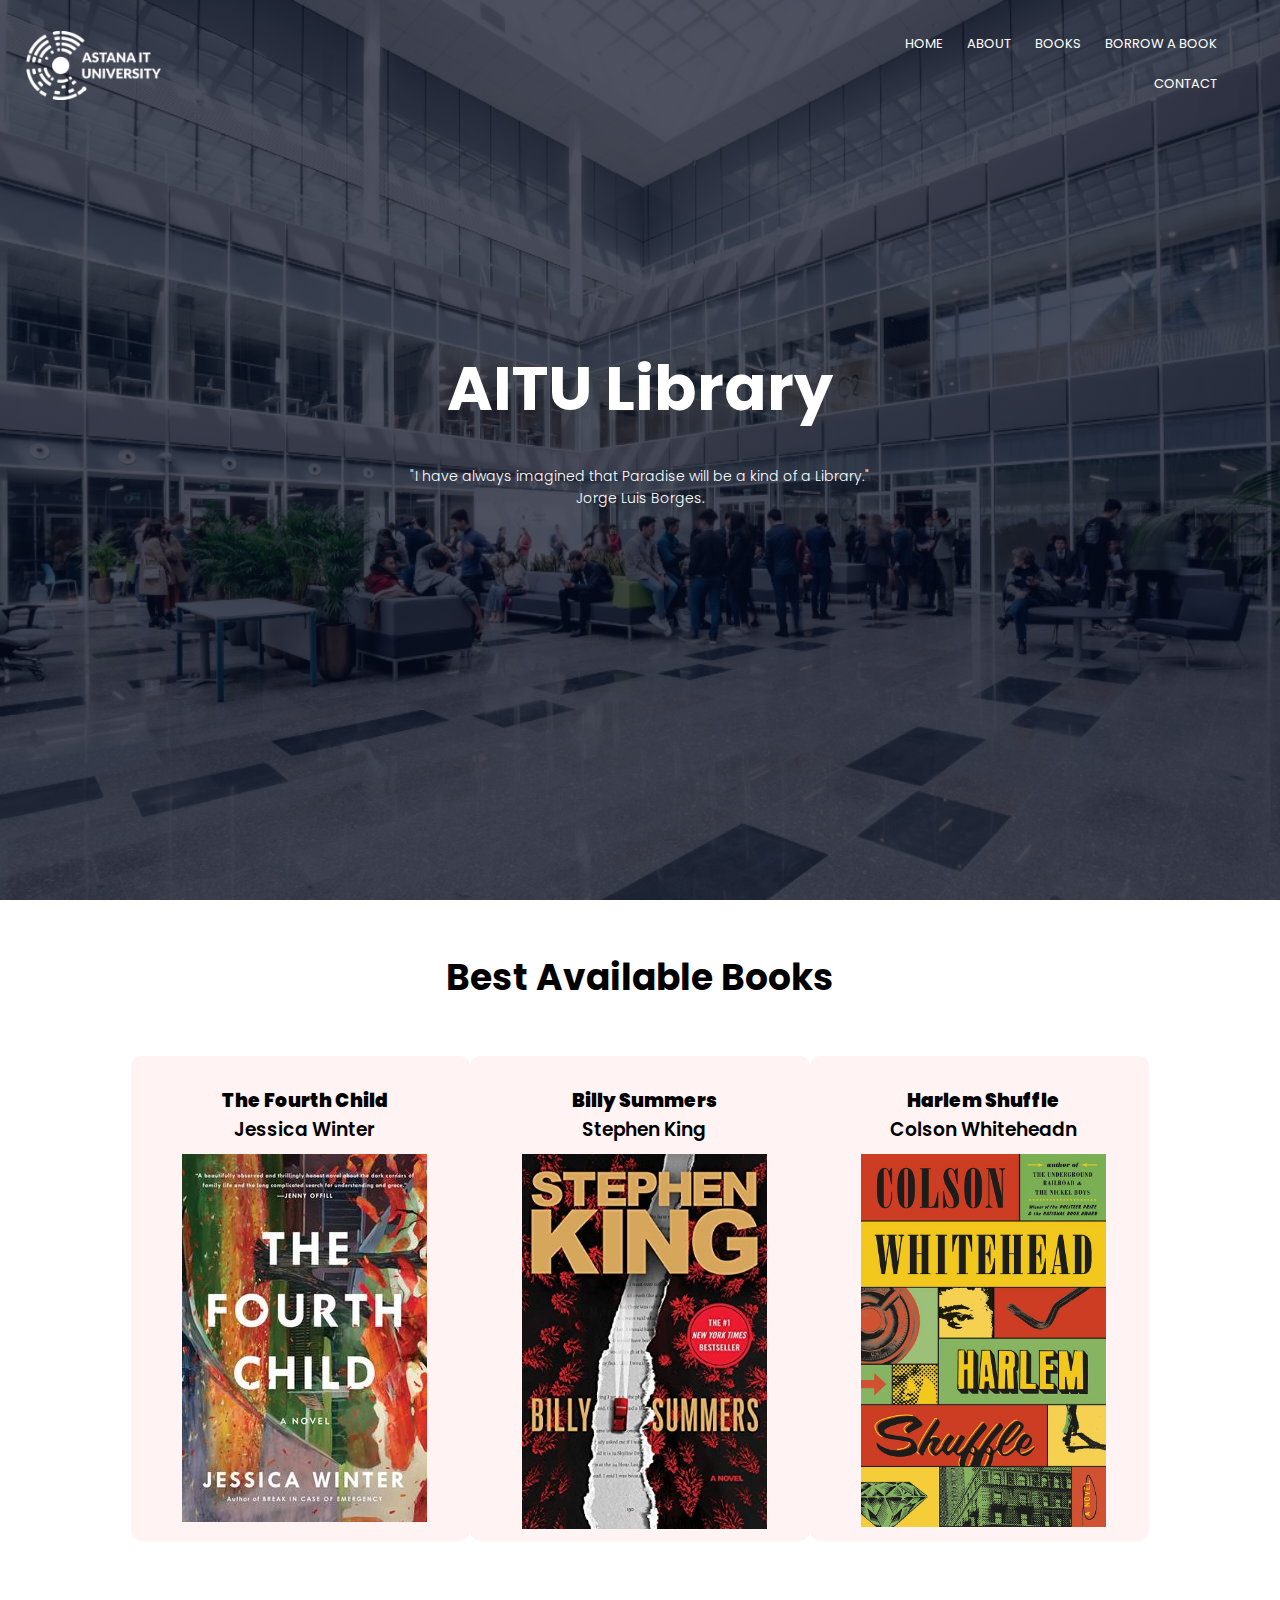
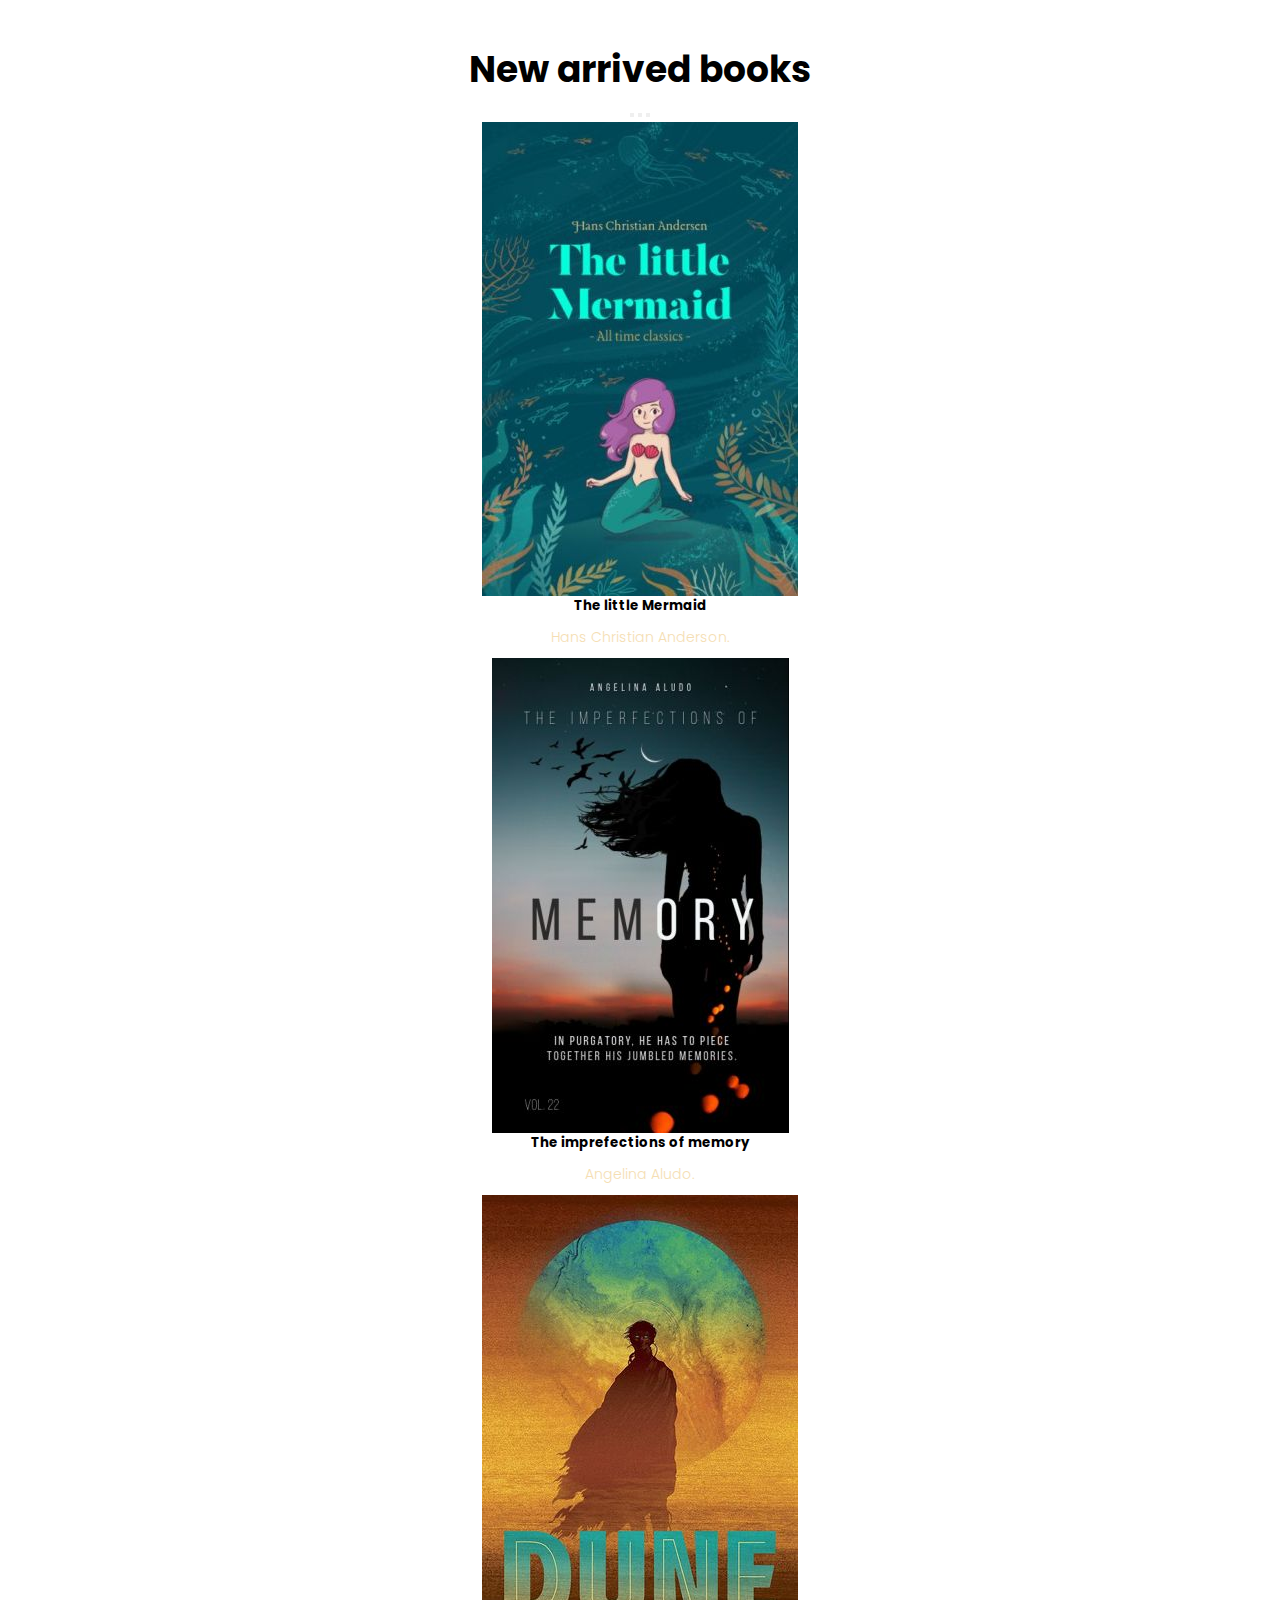
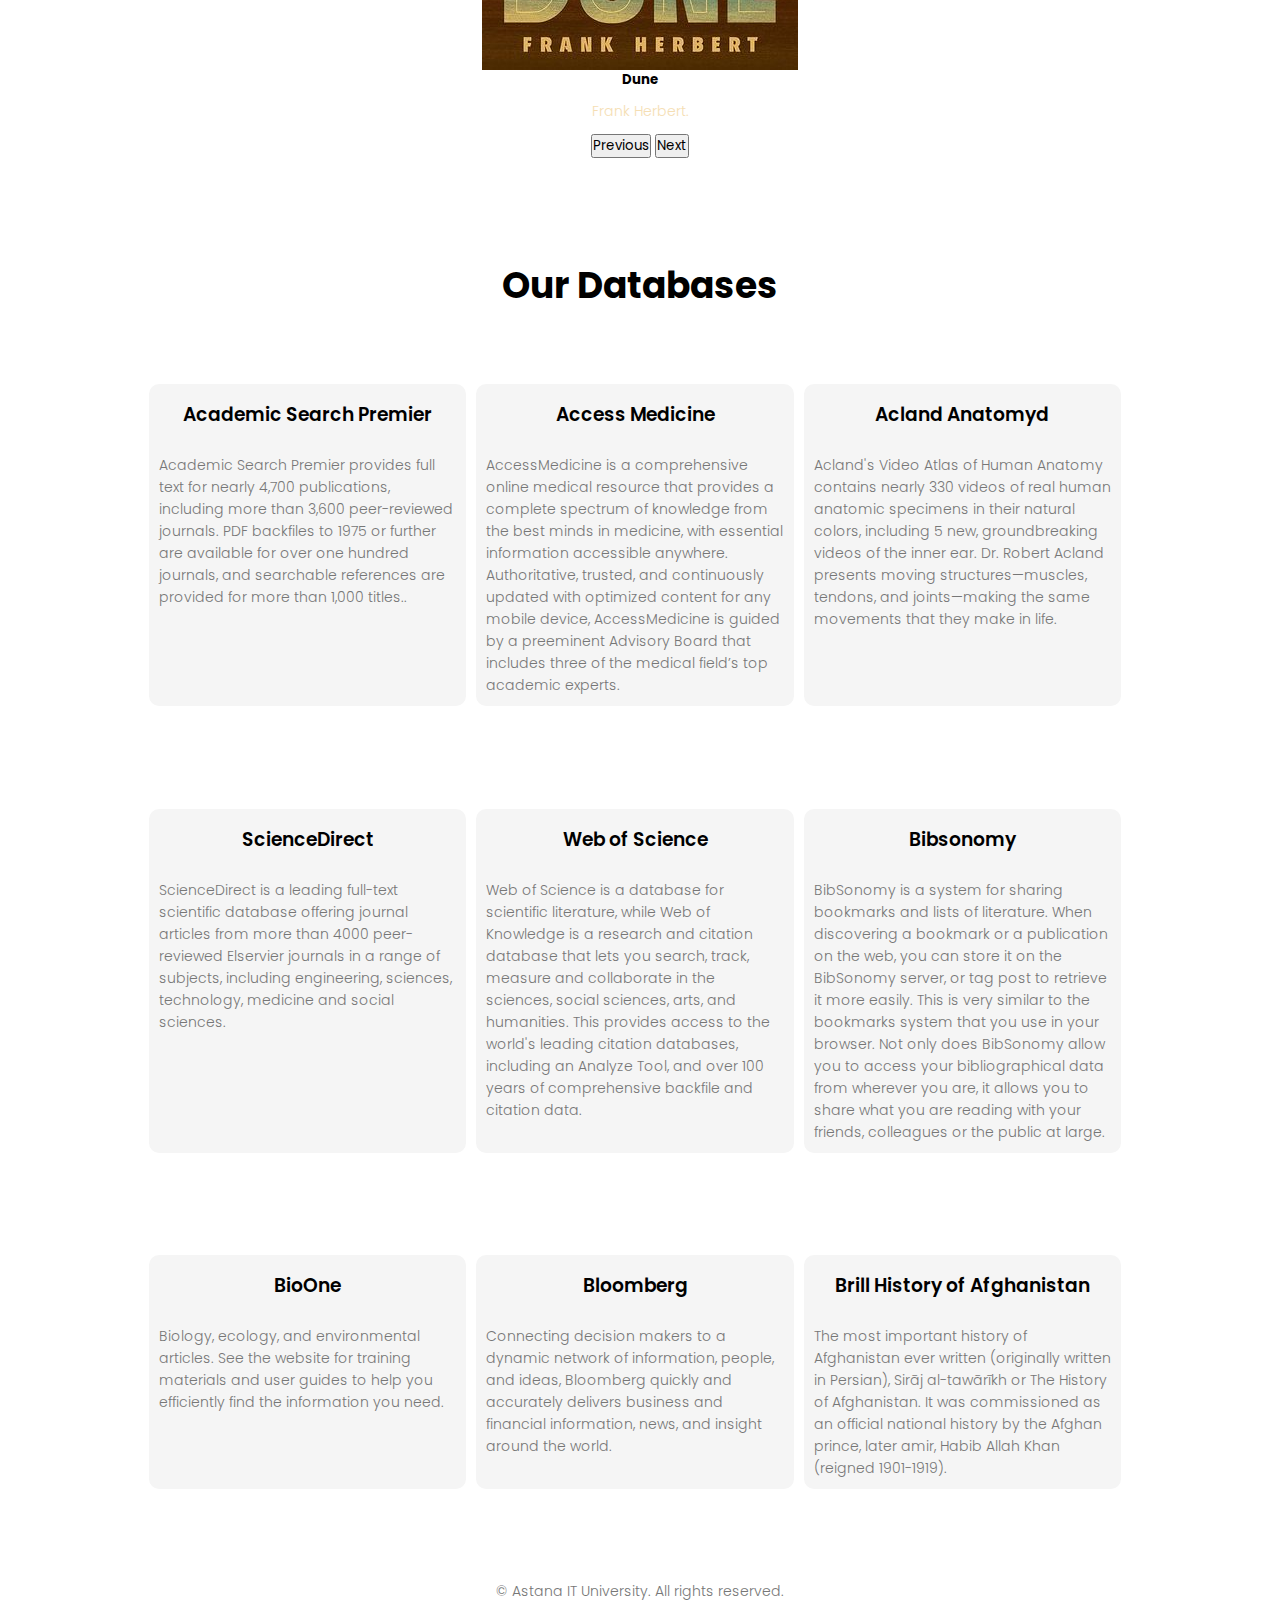
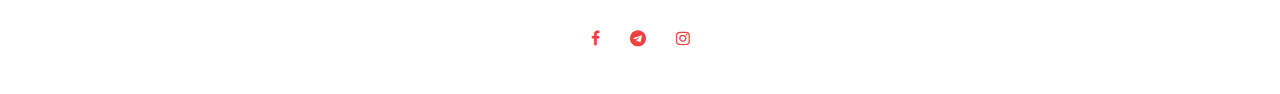
<file: index.html>
<html>
<head>
<title>AITU Library</title>
<link rel="stylesheet" href="style.css">
<link href="https://fonts.googleapis.com/css?family=Poppins:100,200,300,400,600,700&display=swap" rel="stylesheet">

<link rel="stylesheet" href="https://stackpath.bootstrapcdn.com/font-awesome/4.7.0/css/font-awesome.min.css">



<!-- CSS only -->
<link href="https://cdn.jsdelivr.net/npm/bootstrap@5.1.3/dist/css/bootstrap.min.css" rel="stylesheet" integrity="sha384-1BmE4kWBq78iYhFldvKuhfTAU6auU8tT94WrHftjDbrCEXSU1oBoqyl2QvZ6jIW3" crossorigin="anonymous">
<!-- JavaScript Bundle with Popper -->
<script src="https://cdn.jsdelivr.net/npm/bootstrap@5.1.3/dist/js/bootstrap.bundle.min.js" integrity="sha384-ka7Sk0Gln4gmtz2MlQnikT1wXgYsOg+OMhuP+IlRH9sENBO0LRn5q+8nbTov4+1p" crossorigin="anonymous"></script>

</head>
<body>
    <section class="header">
        
        <nav>
            <a href="index.html"><img src="images/logo.png"></a>
            <div class="nav-links" id="navLinks">  
                <ul>
                    <li><a href="index.html">HOME</a></li>
                    <li><a href="about.html">ABOUT</a></li>
                    <li><a href="books.html">BOOKS</a></li>
                    <li><a href="borrow.html">BORROW A BOOK</a></li>
                    <li><a href="contact.html">CONTACT</a></li>
                </ul>
            </div> 
        </nav>
        
        <div class="text-box">
            <h1>AITU Library</h1>
            <p>"I have always imagined that Paradise will be a kind of a Library."
                <br>Jorge Luis Borges.</p>
            
        </div>
    </section>
    
<!---------- best book ----------->
    
    <section class="bbb">
        <h1>Best Available Books</h1>
        <div class="row">
            <div class="bbb-col">
                <h3><b>The Fourth Child</b> <br> Jessica Winter</h3>
                <img src="images/books/book1.jpg">
            </div>
            <div class="bbb-col">
                <h3><b>Billy Summers</b> <br> Stephen King</h3>
                <img src="images/books/book2.jpg" width="245">
            </div>
            <div class="bbb-col">
                <h3><b>Harlem Shuffle</b> <br> Colson Whiteheadn</h3>
                <img src="images/books/book3.jpg" width="245">
            </div>
        </div>
    </section>
    
<!---------- arrived books ---------->
    
    <section class="arrived">
        <h1>New arrived books</h1>
        <div id="carouselExampleCaptions" class="carousel slide" data-bs-ride="carousel">
            <div class="carousel-indicators">
              <button type="button" data-bs-target="#carouselExampleCaptions" data-bs-slide-to="0" class="active" aria-current="true" aria-label="Slide 1"></button>
              <button type="button" data-bs-target="#carouselExampleCaptions" data-bs-slide-to="1" aria-label="Slide 2"></button>
              <button type="button" data-bs-target="#carouselExampleCaptions" data-bs-slide-to="2" aria-label="Slide 3"></button>
            </div>
            <div class="carousel-inner">
              <div class="carousel-item active">
                <img src="images/books/book6.jpg" class="d-block w-100" alt="...">
                <div class="carousel-caption d-none d-md-block">
                  <h5>The little Mermaid</h5>
                  <p>Hans Christian Anderson.</p>
                </div>
              </div>
              <div class="carousel-item">
                <img src="images/books/book7.png" class="d-block w-100" alt="...">
                <div class="carousel-caption d-none d-md-block">
                  <h5>The imprefections of memory</h5>
                  <p>Angelina Aludo.</p>
                </div>
              </div>
              <div class="carousel-item">
                <img src="images/books/book8.png" class="d-block w-100" alt="...">
                <div class="carousel-caption d-none d-md-block">
                  <h5>Dune</h5>
                  <p>Frank Herbert.</p>
                </div>
              </div>
              
            </div>
            <button class="carousel-control-prev" type="button" data-bs-target="#carouselExampleCaptions" data-bs-slide="prev">
              <span class="carousel-control-prev-icon" aria-hidden="true"></span>
              <span class="visually-hidden">Previous</span>
            </button>
            <button class="carousel-control-next" type="button" data-bs-target="#carouselExampleCaptions" data-bs-slide="next">
              <span class="carousel-control-next-icon" aria-hidden="true"></span>
              <span class="visually-hidden">Next</span>
            </button>
          </div>
    </section>
    
<!---------- Databases ---------->
    
    <section class="db">
        <h1>Our Databases</h1>
        <p></p>
            <div class="row">
                <div class="db-col">
                    
                    <h3>Academic Search Premier</h3>
                    <p>Academic Search Premier provides full text for nearly 4,700 publications, including more than 3,600 peer-reviewed journals. PDF backfiles to 1975 or further are available for over one hundred journals, and searchable references are provided for more than 1,000 titles..</p>
                </div>
                <div class="db-col">
                  
                    <h3>Access Medicine</h3>
                    <p>AccessMedicine is a comprehensive online medical resource that provides a complete spectrum of knowledge from the best minds in medicine, with essential information accessible anywhere. Authoritative, trusted, and continuously updated with optimized content for any mobile device, AccessMedicine is guided by a preeminent Advisory Board that includes three of the medical field’s top academic experts.</p>
                </div>
                <div class="db-col">
                    
                    <h3>Acland Anatomyd</h3>
                    <p>Acland's Video Atlas of Human Anatomy contains nearly 330 videos of real human anatomic specimens in their natural colors, including 5 new, groundbreaking videos of the inner ear. Dr. Robert Acland presents moving structures—muscles, tendons, and joints—making the same movements that they make in life.</p>
                </div>
            </div>
            <div class="row">
                <div class="db-col">
                    
                    <h3>ScienceDirect</h3>
                    <p>ScienceDirect is a leading full-text scientific database offering journal articles from more than 4000 peer-reviewed Elservier journals in a range of subjects, including engineering, sciences, technology, medicine and social sciences.</p>
                </div>
                <div class="db-col">
                  
                    <h3>Web of Science </h3>
                    <p>Web of Science is a database for scientific literature, while Web of Knowledge is a research and citation database that lets you search, track, measure and collaborate in the sciences, social sciences, arts, and humanities. This provides access to the world's leading citation databases, including an Analyze Tool, and over 100 years of comprehensive backfile and citation data.</p>
                </div>
                <div class="db-col">
                    
                    <h3>Bibsonomy</h3>
                    <p>BibSonomy is a system for sharing bookmarks and lists of literature. When discovering a bookmark or a publication on the web, you can store it on the BibSonomy server, or tag post to retrieve it more easily. This is very similar to the bookmarks system that you use in your browser. Not only does BibSonomy allow you to access your bibliographical data from wherever you are, it allows you to share what you are reading with your friends, colleagues or the public at large.</p>
                </div>
            </div>
            <div class="row">
                <div class="db-col">
                    
                    <h3>BioOne</h3>
                    <p>Biology, ecology, and environmental articles. See the website for training materials and user guides to help you efficiently find the information you need.</p>
                </div>
                <div class="db-col">
                  
                    <h3>Bloomberg</h3>
                    <p>Connecting decision makers to a dynamic network of information, people, and ideas, Bloomberg quickly and accurately delivers business and financial information, news, and insight around the world.</p>
                </div>
                <div class="db-col">
                    
                    <h3>Brill History of Afghanistan </h3>
                    <p>The most important history of Afghanistan ever written (originally written in Persian), Sirāj al-tawārīkh or The History of Afghanistan. It was commissioned as an official national history by the Afghan prince, later amir, Habib Allah Khan (reigned 1901-1919). </p>
                </div>



            </div>
    </section>
 
<!-------- footer ---------->

<section class="footer">
        <p>&#xA9 Astana IT University. All rights reserved.</p>
        <div class="icons">
            <a href="https://www.facebook.com"><i class="fa fa-facebook"></i></a>
            <a href="https://web.telegram.org/k/"><i class="fa fa-telegram"></i></a>
            <a href="https://www.instagram.com"><i class="fa fa-instagram"></i></a>
        </div>  
</section>
  
  
</body>
</html>
</file>
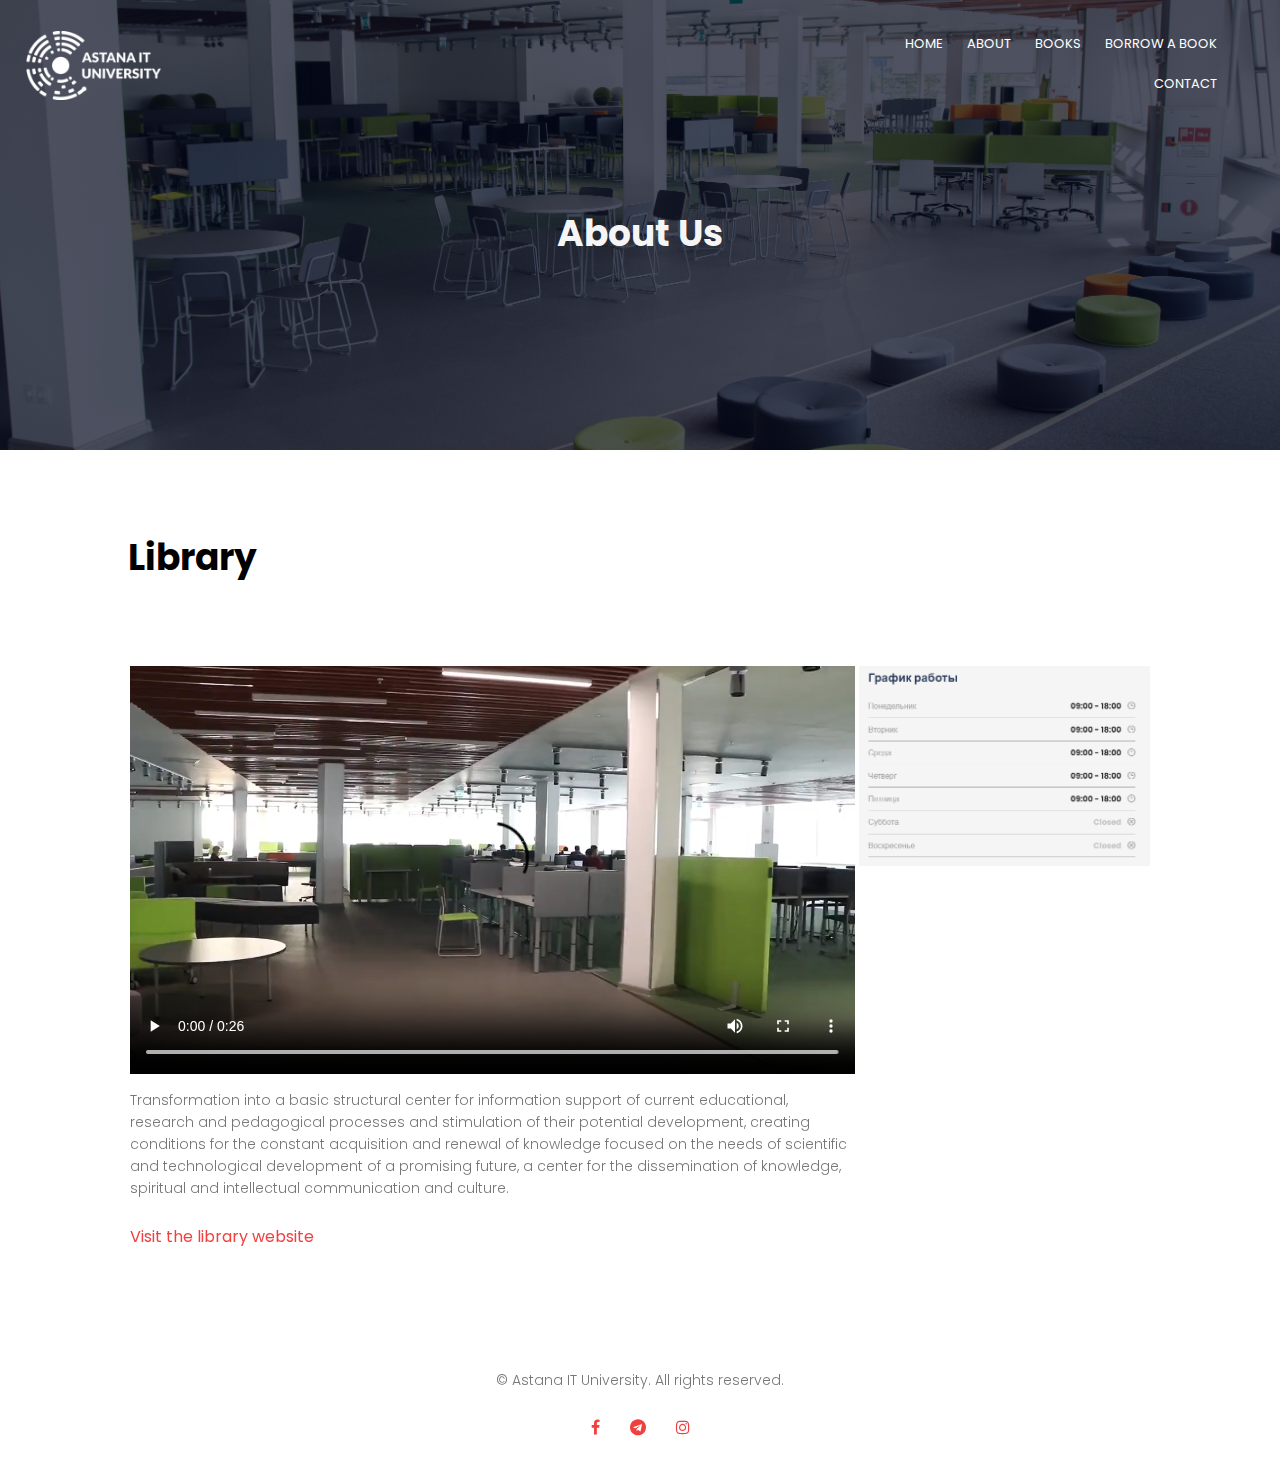
<file: about.html>
<html>
<head>
<meta name="viewport" content="width=device-width, initial-scale=1.0">
<title>AITU Library</title>
<link rel="stylesheet" href="style.css">
<link href="https://fonts.googleapis.com/css?family=Poppins:100,200,300,400,600,700&display=swap" rel="stylesheet">
<link rel="stylesheet" href="https://stackpath.bootstrapcdn.com/font-awesome/4.7.0/css/font-awesome.min.css"> 
</head>
<body>
    <section class="sub-header">
        <nav>
            <a href="index.html"><img src="images/logo.png"></a>
            <div class="nav-links" id="navLinks">  
                <ul>
                    <li><a href="index.html">HOME</a></li>
                    <li><a href="about.html">ABOUT</a></li>
                    <li><a href="books.html">BOOKS</a></li>
                    <li><a href="borrow.html">BORROW A BOOK</a></li>
                    <li><a href="contact.html">CONTACT</a></li>
                </ul>
            </div>
        </nav>   
            <h1>About Us</h1>
    </section>
    
    
<!------- about us content -------->
    
<section class="about-us">
    <h1>Library</h1> 
    <div class="row">
        <div class="about-col">
                
            <video width="725"  controls>
                <source src="/images/lib-vid.mp4" type="video/mp4">
                <source src="movie.ogg" type="video/ogg">
              Your browser does not support the video tag.
              </video>
            <p>Transformation into a basic structural center for information support of current educational, research and pedagogical processes and stimulation of their potential development, creating conditions for the constant acquisition and renewal of knowledge focused on the needs of scientific and technological development of a promising future, a center for the dissemination of knowledge, spiritual and intellectual communication and culture.</p>
            <a href="https://astanait.edu.kz/library/" class="hero-btn red-btn">Visit the library website</a>
            
            
        </div>
        <div class="about-col">
            <img src="images/about.jpg">
        </div>
    </div>    
</section>
    
<!-------- footer ---------->

<section class="footer">
    <p>&#xA9 Astana IT University. All rights reserved.</p>
    <div class="icons">
        <a href="https://www.facebook.com"><i class="fa fa-facebook"></i></a>
        <a href="https://web.telegram.org/k/"><i class="fa fa-telegram"></i></a>
        <a href="https://www.instagram.com"><i class="fa fa-instagram"></i></a>
    </div>  
</section>
  
  
    
</body>
</html>
</file>
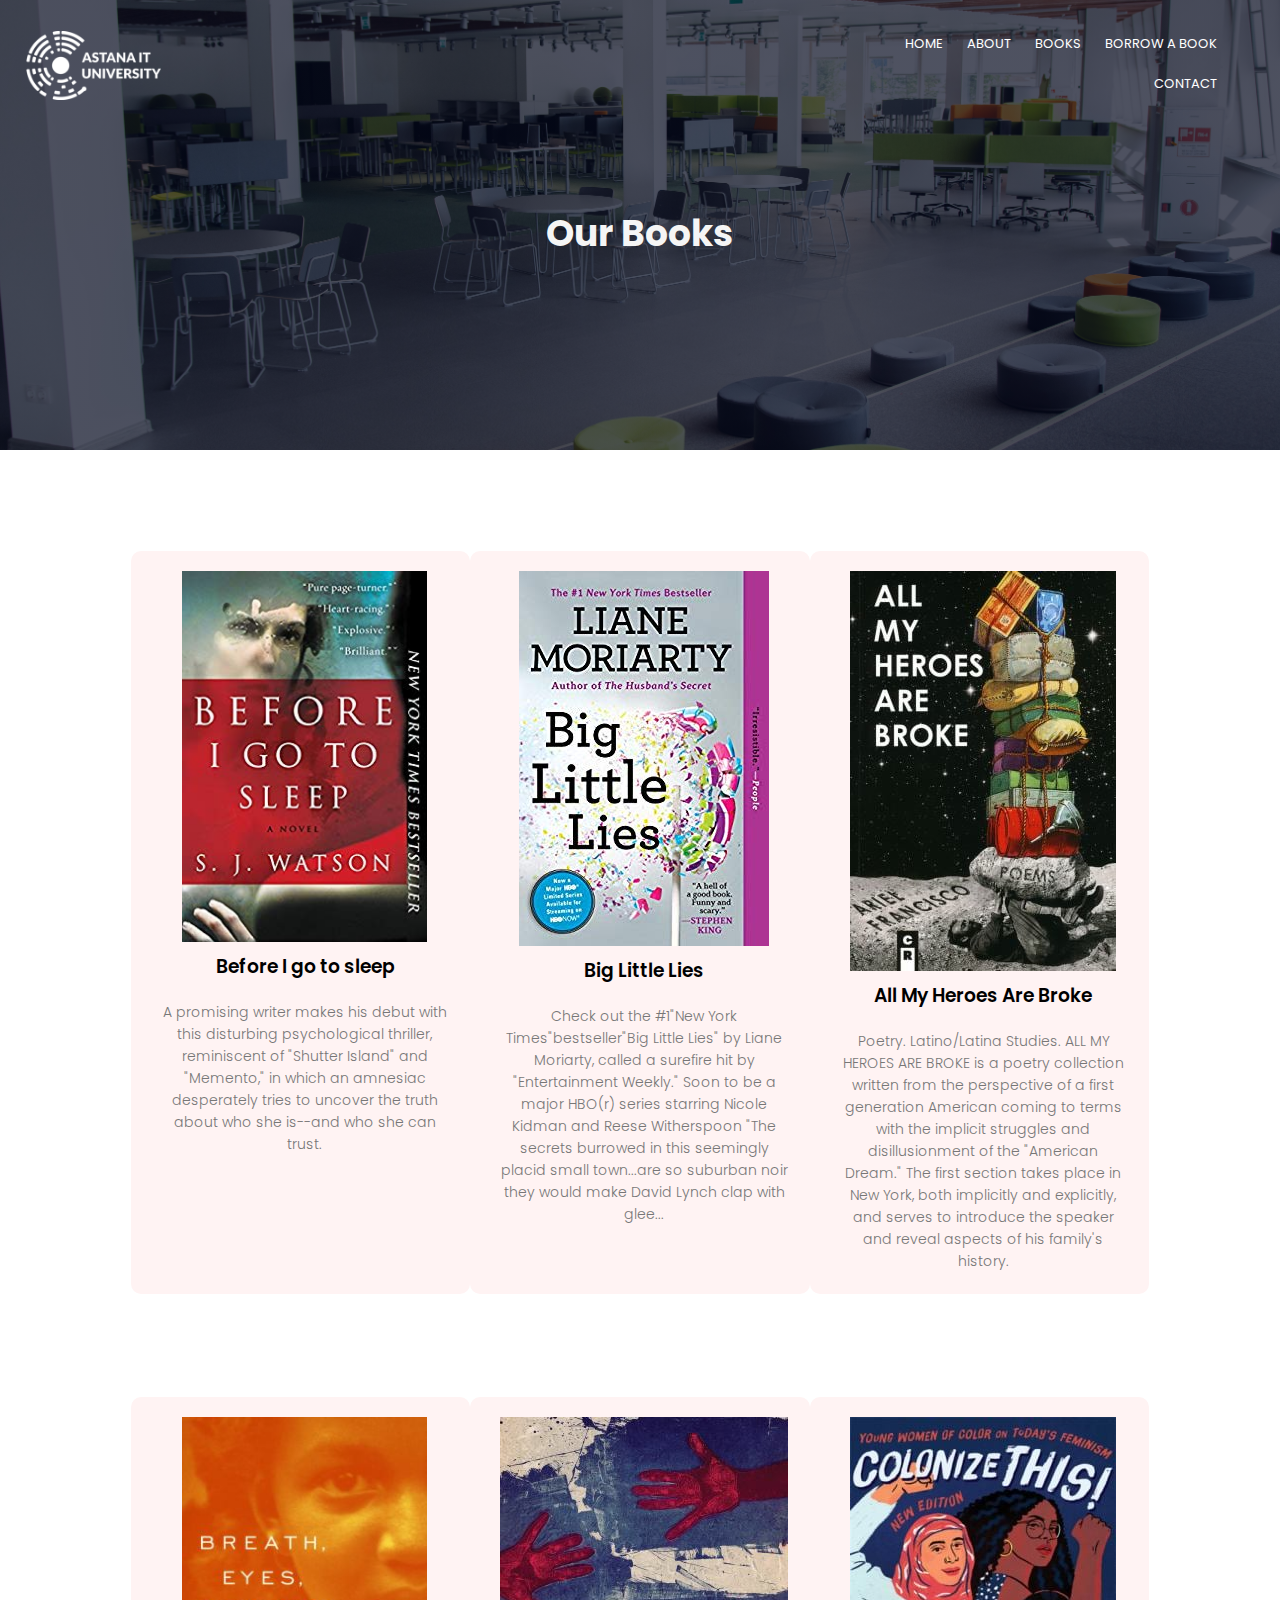
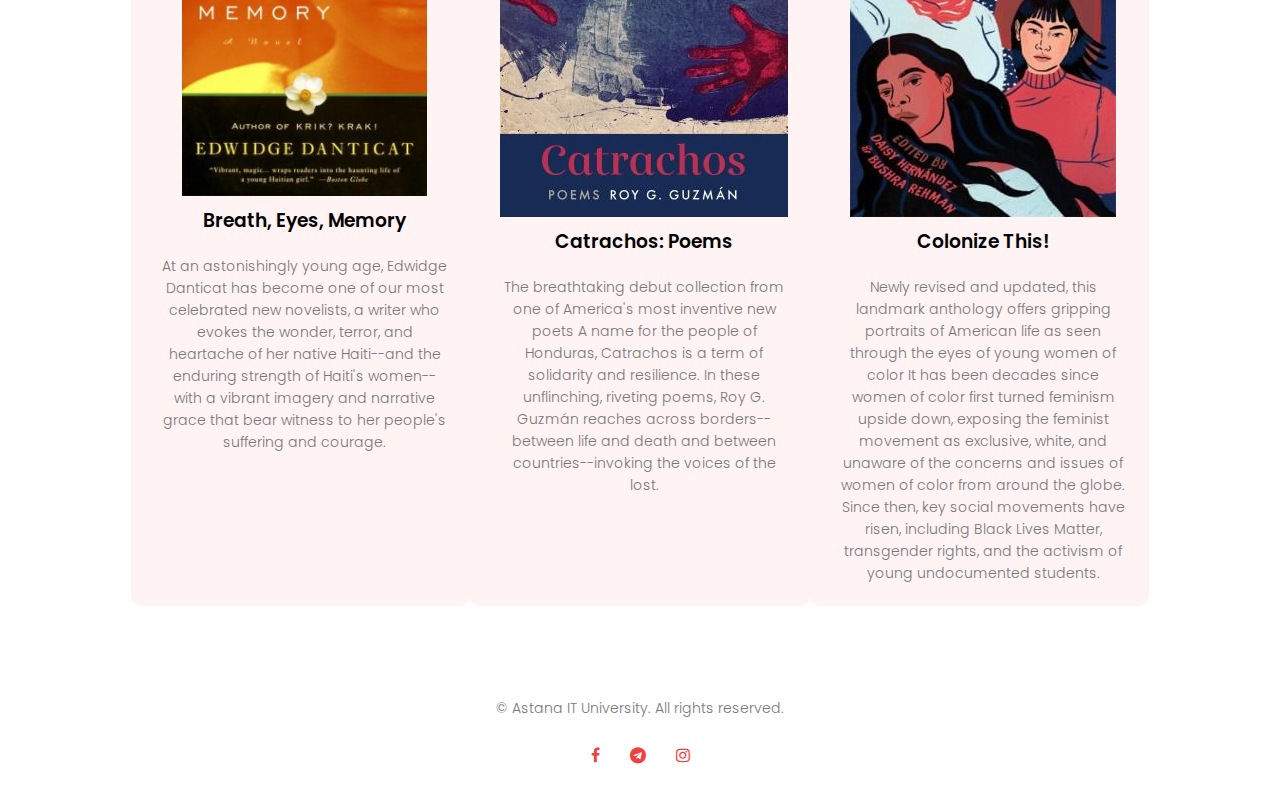
<file: books.html>
<html>
<head>
<meta name="viewport" content="width=device-width, initial-scale=1.0">
<title>AITU Library</title>

<link rel="stylesheet" href="style.css">
<link href="https://fonts.googleapis.com/css?family=Poppins:100,200,300,400,600,700&display=swap" rel="stylesheet">
<link rel="stylesheet" href="https://stackpath.bootstrapcdn.com/font-awesome/4.7.0/css/font-awesome.min.css"> 

</head>
<body>
    <section class="sub-header">
        <nav>
            <a href="index.html"><img src="images/logo.png"></a>
            <div class="nav-links" id="navLinks">  
                
                <ul>
                    <li><a href="index.html">HOME</a></li>
                    <li><a href="about.html">ABOUT</a></li>
                    <li><a href="books.html">BOOKS</a></li>
                    <li><a href="borrow.html">BORROW A BOOK</a></li>
                    <li><a href="contact.html">CONTACT</a></li>
                </ul>
            </div>
            
        </nav>
            <h1>Our Books</h1>
    </section>
    
    
<!---------- books ----------->
    
    <section class="bbb">
        <div class="row">
            <div class="bbb-col">
                <img src="/images/books/1.jpg" width="245">
                <h3>Before I go to sleep</h3>
                <p>A promising writer makes his debut with this disturbing psychological thriller, reminiscent of "Shutter Island" and "Memento," in which an amnesiac desperately tries to uncover the truth about who she is--and who she can trust.</p>
            </div>
            <div class="bbb-col">
                <img src="/images/books/2.jpg">
                <h3>Big Little Lies</h3>
                <p>Check out the #1"New York Times"bestseller"Big Little Lies" by Liane Moriarty, called a surefire hit by "Entertainment Weekly." Soon to be a major HBO(r) series starring Nicole Kidman and Reese Witherspoon "The secrets burrowed in this seemingly placid small town...are so suburban noir they would make David Lynch clap with glee...</p>
            </div>
            <div class="bbb-col">
                <img src="/images/books/3.jpg">
                <h3>All My Heroes Are Broke</h3>
                <p>Poetry. Latino/Latina Studies. ALL MY HEROES ARE BROKE is a poetry collection written from the perspective of a first generation American coming to terms with the implicit struggles and disillusionment of the "American Dream." The first section takes place in New York, both implicitly and explicitly, and serves to introduce the speaker and reveal aspects of his family's history.</p>
            </div>
        </div>
        <div class="row">
            <div class="bbb-col">
                <img src="/images/books/4.jpg" width="245">
                <h3>Breath, Eyes, Memory</h3>
                <p>At an astonishingly young age, Edwidge Danticat has become one of our most celebrated new novelists, a writer who evokes the wonder, terror, and heartache of her native Haiti--and the enduring strength of Haiti's women--with a vibrant imagery and narrative grace that bear witness to her people's suffering and courage.</p>
            </div>
            <div class="bbb-col">
                <img src="/images/books/5.jpg">
                <h3>Catrachos: Poems</h3>
                <p>The breathtaking debut collection from one of America's most inventive new poets A name for the people of Honduras, Catrachos is a term of solidarity and resilience. In these unflinching, riveting poems, Roy G. Guzmán reaches across borders--between life and death and between countries--invoking the voices of the lost.</p>
            </div>
            <div class="bbb-col">
                <img src="/images/books/6.jpg">
                <h3>Colonize This!</h3>
                <p>Newly revised and updated, this landmark anthology offers gripping portraits of American life as seen through the eyes of young women of color It has been decades since women of color first turned feminism upside down, exposing the feminist movement as exclusive, white, and unaware of the concerns and issues of women of color from around the globe. Since then, key social movements have risen, including Black Lives Matter, transgender rights, and the activism of young undocumented students.</p>
            </div>

        </div>
    </section>
    
<!-------- footer ---------->

<section class="footer">
    <p>&#xA9 Astana IT University. All rights reserved.</p>
    <div class="icons">
        <a href="https://www.facebook.com"><i class="fa fa-facebook"></i></a>
        <a href="https://web.telegram.org/k/"><i class="fa fa-telegram"></i></a>
        <a href="https://www.instagram.com"><i class="fa fa-instagram"></i></a>
    </div>  
</section>
  
 
    
</body>
</html>
</file>
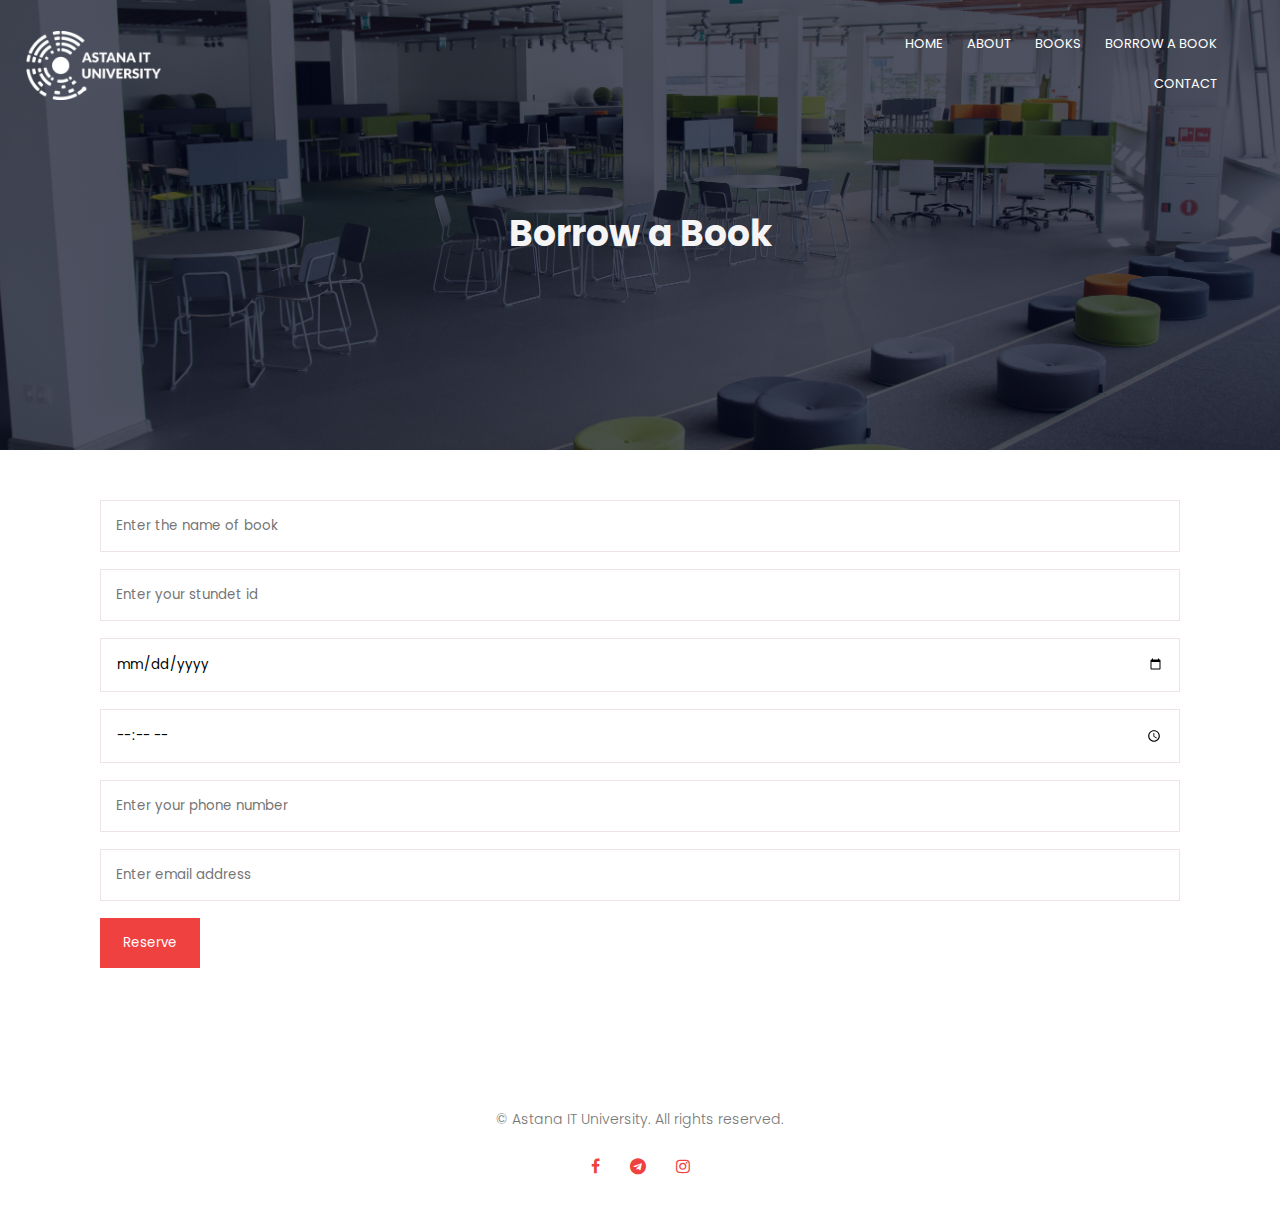
<file: borrow.html>
<html>
<head>
<meta name="viewport" content="width=device-width, initial-scale=1.0">
<title>AITU Library</title>

<link rel="stylesheet" href="style.css">
<link href="https://fonts.googleapis.com/css?family=Poppins:100,200,300,400,600,700&display=swap" rel="stylesheet">
<link rel="stylesheet" href="https://stackpath.bootstrapcdn.com/font-awesome/4.7.0/css/font-awesome.min.css"> 

        

</head>
<body>
    <section class="sub-header">
        <nav>
            <a href="index.html"><img src="images/logo.png"></a>
            <div class="nav-links" id="navLinks">  
                
                <ul>
                    <li><a href="index.html">HOME</a></li>
                    <li><a href="about.html">ABOUT</a></li>
                    <li><a href="books.html">BOOKS</a></li>
                    <li><a href="borrow.html">BORROW A BOOK</a></li>
                    <li><a href="contact.html">CONTACT</a></li>
                </ul>
            </div>
            
        </nav>
            <h1>Borrow a Book</h1>
    </section>
    
    
<!---------- borrow ----------->
    
    <section class="borrow">
        <div class="borrow-col">
            <form method="post">
            <input type="text" name="name" placeholder="Enter the name of book" required>
            <input type="number" name="id" placeholder="Enter your stundet id" required>
            <input type="date" name="subject" placeholder="Enter today's date" required>
            <input type="time" name="subject"  required>
            <input type="number" name="id" placeholder="Enter your phone number" required>
            <input type="email" name="email" placeholder="Enter email address" required>
            <button type="submit" class="btn">Reserve</button>
            </form> 
        </div>
        
        </form>
    </section>
    
<!-------- footer ---------->

<section class="footer">
    <p>&#xA9 Astana IT University. All rights reserved.</p>
    <div class="icons">
        <a href="https://www.facebook.com"><i class="fa fa-facebook"></i></a>
        <a href="https://web.telegram.org/k/"><i class="fa fa-telegram"></i></a>
        <a href="https://www.instagram.com"><i class="fa fa-instagram"></i></a>
    </div>  
</section> 
  
 
    
</body>
</html>
</file>
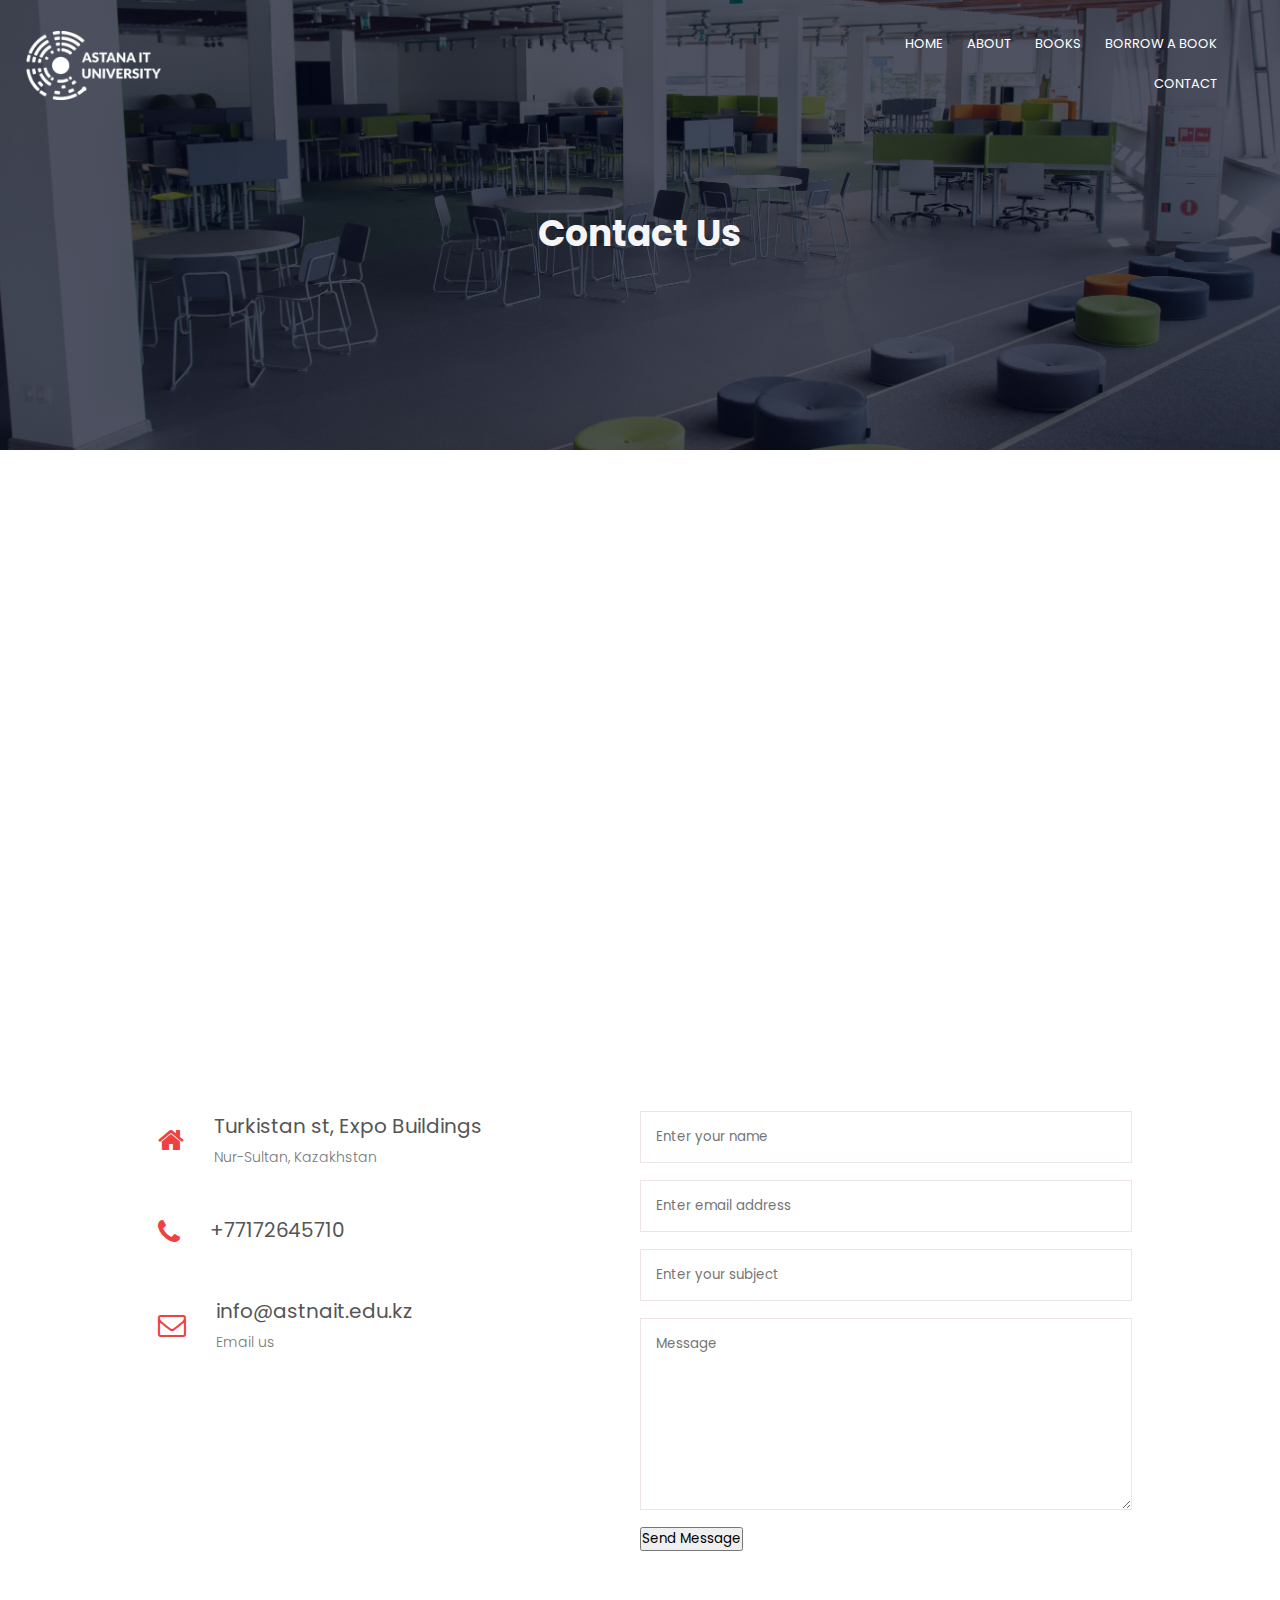
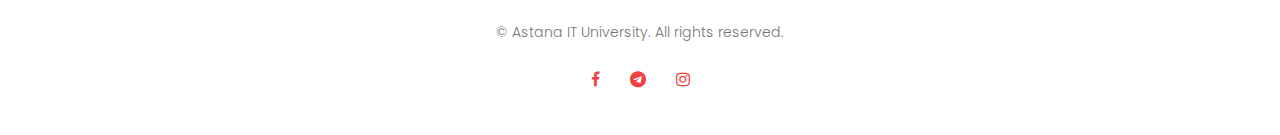
<file: contact.html>
<html>
<head>
<meta name="viewport" content="width=device-width, initial-scale=1.0">
<title>AITU Library</title>
<link rel="stylesheet" href="style.css">
<link href="https://fonts.googleapis.com/css?family=Poppins:100,200,300,400,600,700&display=swap" rel="stylesheet">
<link rel="stylesheet" href="https://stackpath.bootstrapcdn.com/font-awesome/4.7.0/css/font-awesome.min.css"> 
</head>
<body>
    <section class="sub-header">
        <nav>
            <a href="index.html"><img src="images/logo.png"></a>
            <div class="nav-links" id="navLinks">  
                <ul>
                    <li><a href="index.html">HOME</a></li>
                    <li><a href="about.html">ABOUT</a></li>
                    <li><a href="books.html">BOOKS</a></li>
                    <li><a href="borrow.html">BORROW A BOOK</a></li>
                    <li><a href="contact.html">CONTACT</a></li>
                </ul>
            </div>
        </nav>
            <h1>Contact Us</h1>
    </section>
    
    
<!------- Contact Us ------->

    
    <section class="location">
        <iframe src="https://www.google.com/maps/embed?pb=!1m14!1m8!1m3!1d10023.817568901619!2d71.4183229!3d51.0908492!3m2!1i1024!2i768!4f13.1!3m3!1m2!1s0x0%3A0x4dff4a1973f7567e!2sAstana%20IT%20University!5e0!3m2!1sru!2skz!4v1633911670762!5m2!1sru!2skz" width="600" height="450" style="border:0;" allowfullscreen="" loading="lazy"></iframe>
    </section>
    
    <section class="contact-us">
            <div class="row">
                <div class="contact-col">
                    <div>
                        <i class="fa fa-home"></i>
                        <span>
                            <h5>Turkistan st, Expo Buildings</h5>
                            <p>Nur-Sultan, Kazakhstan</p>
                        </span>
                    </div>
                    <div>
                        <i class="fa fa-phone"></i>
                        <span>
                            <h5>+77172645710</h5>

                        </span>
                    </div>
                    <div>
                        <i class="fa fa-envelope-o"></i>
                        <span>
                            <h5>info@astnait.edu.kz</h5>
                            <p>Email us </p>
                        </span>
                    </div>
                </div>
                <div class="contact-col">
                    <form method="post" action="contact-form-handler.php">
                    <input type="text" name="name" placeholder="Enter your name" required>
                    <input type="email" name="email" placeholder="Enter email address" required>
                    <input type="text" name="subject" placeholder="Enter your subject" required>
                    <textarea rows="8" name="message" placeholder="Message" required></textarea>
                    <button type="submit" class="btn">Send Message</button>
                    </form> 
                </div>
            </div>
    </section>
    
<!-------- footer ---------->
<section class="footer">
    <p>&#xA9 Astana IT University. All rights reserved.</p>
    <div class="icons">
        <a href="https://www.facebook.com"><i class="fa fa-facebook"></i></a>
        <a href="https://web.telegram.org/k/"><i class="fa fa-telegram"></i></a>
        <a href="https://www.instagram.com"><i class="fa fa-instagram"></i></a>
    </div>  
</section> 

    
</body>
</html>
</file>
<file: style.css>
*{
    margin: 0;
    padding: 0;
    font-family: 'Poppins', sans-serif;
}
.header{
    min-height: 100vh;
    width: 100%;
    background-image: linear-gradient(rgba(4,9,30,0.7),rgba(4,9,30,0.7)),url(images/banner.png);
    background-position: center;
    background-size: cover;
}

nav{
    display: flex;
    padding-top: 2%;
    padding-right: 4%;
    padding-left:2%;
    align-items: center;
}
nav img{
    width: 135px;
}
.nav-links{
    padding-left: 60%;
    text-align: right;
}
.nav-links ul li{
    list-style: none;
    display: inline-block;
    padding-top: 8px;
    padding-right: 12px;
    padding-left:8px;
    padding-bottom: 12px;
}
.nav-links ul li a{
    color: #fff;
    text-decoration: none;
    font-size: 13px;
}

.text-box{
    width: 90%;
    color: white;
    position: absolute;
    top: 50%;
    left: 50%;
    transform: translate(-50%, -50%);
    text-align: center;
}
.text-box h1{
    font-size: 62px;
}
.text-box p{
    margin: 20px 0 40px;
    font-size: 14px;
    color: #fff;
}



@media(max-width: 700px)
{
   .nav-links ul li
    {
        display: block;
    }
    .nav-links
    {
        position: fixed;
        background: transparent;
        height: 100vh;
        width: 200px;
        top: 0;
        right: -200px;
        text-align: left;

    }
    .nav-links ul{
        padding: 30px;
    }
    nav .fa{
        display: block;
        color: #fff;
        margin: 10px;
        font-size: 22px;
        cursor: pointer; 
    }
    .text-box h1{
        font-size: 20px;
    }
}

/*---------- best books --------*/

.bbb{
    width: 80%;
    margin: auto;
    text-align: center;
    padding-top: 50px;
}


h1{
    font-size: 36px;
    font-weight: bold;
}
p{
    color: #777;
    font-size: 14px;
    font-weight: 300;
    line-height: 22px;
    padding: 10px;
}
.row{
    margin-top: 5%;
    display: flex;
    justify-content: center;  
}
  
.bbb-col{
    flex-basis: 30%;
    background: #fff3f3;
    border-radius: 10px;
    margin-bottom: 5%;
    padding-top: 20px;
    padding-right: 12px;
    padding-left:20px;
    padding-bottom: 12px;
}
h3{
    text-align: center;
    font-weight: 600;
    margin: 10px 0;
}

@media (max-width:700px){
    .row{
        flex-direction: column;
    }
} 

/*---------------- new arrived books ----------------*/

.arrived{
    width: 30%;
    margin: auto;
    text-align: center;
    padding-top: 50px;
}


.arrived p{
    color:wheat;
}

/*-------------- databases ----------------*/

.db{
    width: 80%;
    margin: auto;
    text-align: center;
    padding-top: 100px;
}
.db-col{
    flex-basis: 31%;
    background-color: whitesmoke;
    margin-right: 10px;
    border-radius: 10px;
    margin-bottom: 5%;
    text-align: left;
}

.db-col h3{
    margin-top: 16px;
    margin-bottom: 15px;
    text-align: center;
}



@media(max-width:700px){
    .cta h1{
        font-size: 24px;
    }
}

/*--------------Footer---------------*/

.footer{
    width: 100%;
    text-align: center;
    padding: 30px 0;
}
.footer h4{
    margin-bottom: 25px;
    margin-top: 20px;
    font-weight: 600;
}

.icons .fa{
    color: rgb(240, 65, 65);
    margin: 0 13px;
    padding: 18px 0;
}


/*--------------- about.html --------------*/
/*--------------- about.html --------------*/
/*--------------- about.html --------------*/

/*--------------- About Us Page --------------*/
.sub-header{
    height: 50%;
    width: 100%;
    background-image: linear-gradient(rgba(4,9,30,0.7),rgba(4,9,30,0.7)),url(images/lib1.jpg);
    background-position: center;
    background-size: cover;
    text-align: center;
    color: whitesmoke;
}
.sub-header h1{
    margin-top: 100px;
}
.about-us{
    width: 80%;
    margin: auto;
    padding-top: 80px;
    padding-bottom: 50px;
}

.about-col{
    flex-basis: 48%;
    padding: 30px 2px;
}
.about-col h1{
    padding-top: 0;
}
.about-col p{
    padding: 15px 0 25px;
}

.hero-btn.red-btn{
    text-decoration: none;
    background: transparent;
    color: rgb(240, 65, 65);
}

.about-col img{
    width: 100%;
}



/*------- Borrow ------------*/




.borrow-col{
    margin: 100px;
    margin-top: 50px;
}

.borrow-col div{
    display: flex;
    align-items: center;
    margin-bottom: 40px;
}

.borrow-col div .fa{
    font-size: 28px;
    color: rgb(240, 65, 65);
    margin: 10px;
    margin-right: 30px;
}

.borrow-col div h5{
    font-size: 20px;
    margin-bottom: 5px;
    color: #555;
    font-weight: 400;
    
}
.borrow-col input, .contact-col textarea{
    width: 100%;
    padding: 15px;
    margin-bottom: 17px;
    outline: none;
    border: 1px solid rgb(238, 228, 228);
}

.borrow-col .btn{
    background:rgb(240, 65, 65);
    color:white;
    border:none;
    height:50px;
    width:100px;
    cursor: pointer;
}




/*------- Contact Us Page ------------*/





.location{
    width: 80%;
    margin: auto;
    padding: 80px 0;
}
.location iframe{
    width: 100%;
}

.contact-us{
    width: 80%;
    margin: auto;
}
.contact-col{
    flex-basis: 48%;
    margin-bottom: 30px;
}

.contact-col div{
    display: flex;
    align-items: center;
    margin-bottom: 40px;
}

.contact-col div .fa{
    font-size: 28px;
    color: rgb(240, 65, 65);
    margin: 10px;
    margin-right: 30px;
}
    
.contact-col div p{
    padding: 0;
}
.contact-col div h5{
    font-size: 20px;
    margin-bottom: 5px;
    color: #555;
    font-weight: 400;
    
}
.contact-col input, .contact-col textarea{
    width: 100%;
    padding: 15px;
    margin-bottom: 17px;
    outline: none;
    border: 1px solid rgb(238, 228, 228);
}

.footer-link{
    text-decoration: none;
    color: #777;
}
</file>
